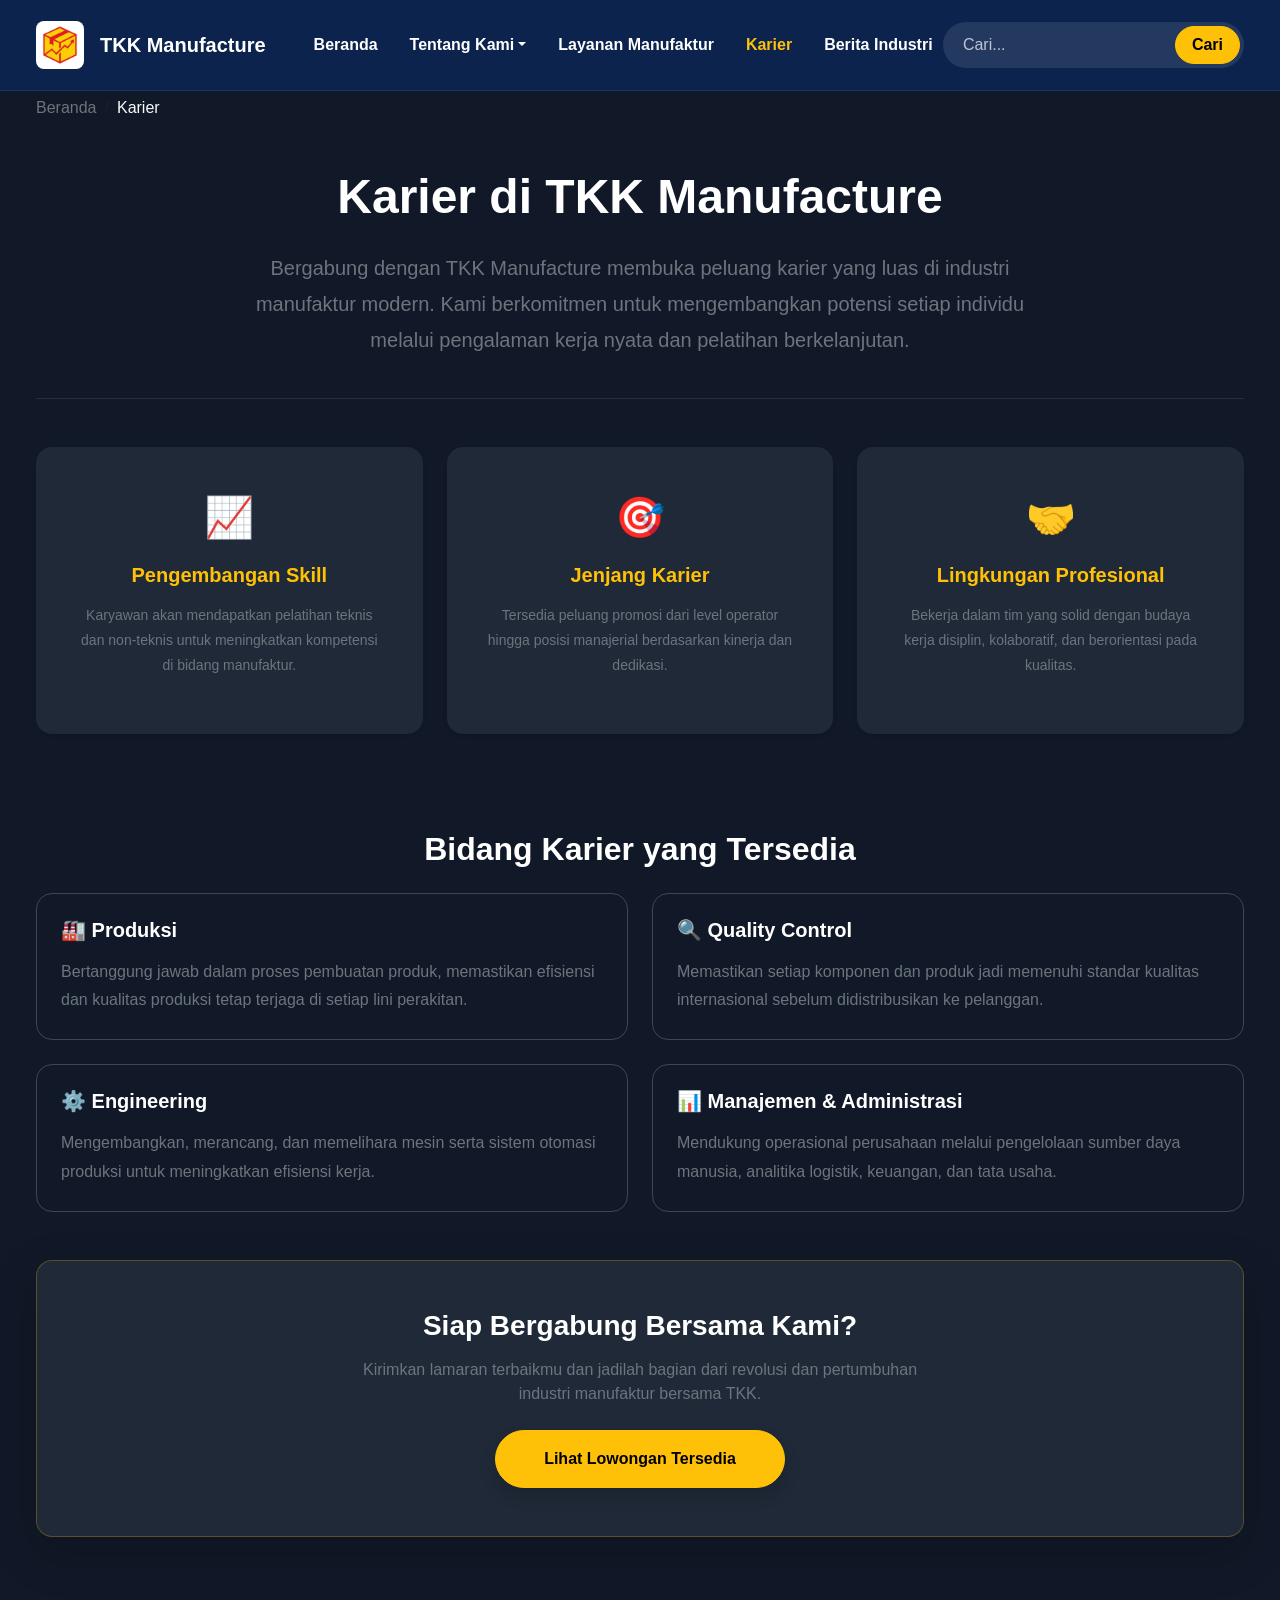
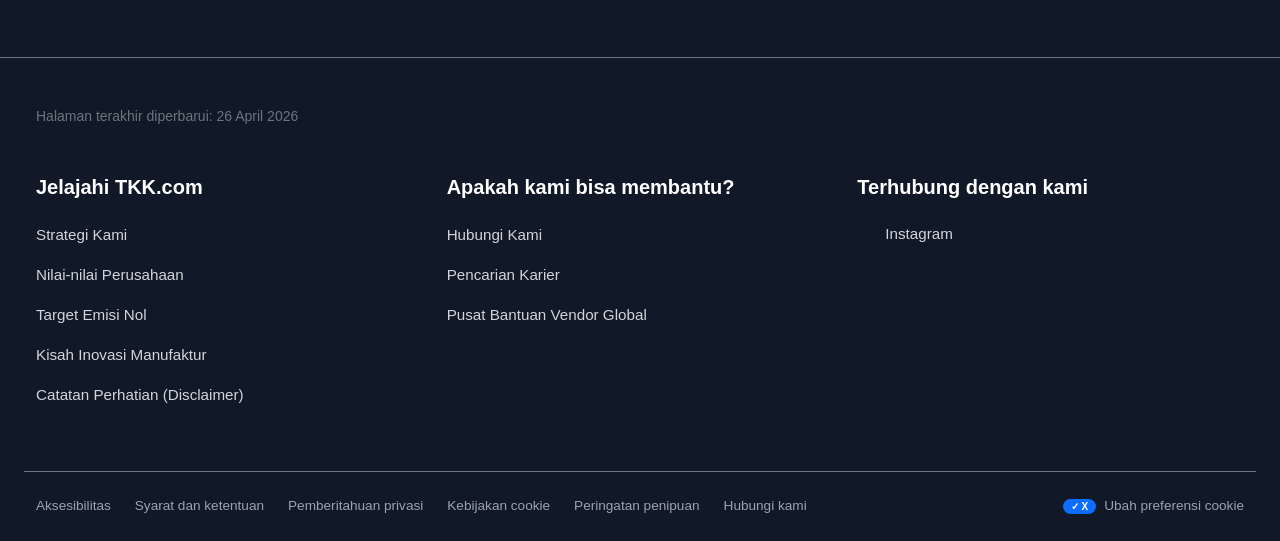
<file: PROJEK WEBPRO/karier.html>
<!DOCTYPE html>
<html lang="id">
<head>
    <meta charset="UTF-8">
    <meta name="viewport" content="width=device-width, initial-scale=1.0">
    <title>Karier - TKK Manufacture</title>
    <link href="https://cdn.jsdelivr.net/npm/bootstrap@5.3.3/dist/css/bootstrap.min.css" rel="stylesheet">
    <link rel="stylesheet" href="style.css">
</head>
<body class="bg-gray-900">

    <nav class="navbar navbar-expand-lg navbar-dark custom-navbar py-3 px-3 px-md-4 fixed-top">
        <div class="container-fluid">
            <a class="navbar-brand d-flex align-items-center" href="index.html">
                <img src="Group 34.png" alt="Logo TKK Manufacture" width="48" height="48" class="bg-white rounded-3 p-1 me-3 object-fit-contain">
                <span class="fw-bold fs-5 d-none d-sm-block">TKK Manufacture</span>
            </a>
            <button class="navbar-toggler" type="button" data-bs-toggle="collapse" data-bs-target="#mainNav" aria-controls="mainNav" aria-expanded="false" aria-label="Toggle navigation">
                <span class="navbar-toggler-icon"></span>
            </button>
            <div class="collapse navbar-collapse" id="mainNav">
                <ul class="navbar-nav me-auto mb-2 mb-lg-0 ms-lg-4 fw-bold gap-lg-3">
                    <li class="nav-item"><a class="nav-link text-white nav-hover" href="index.html">Beranda</a></li>
                    <li class="nav-item dropdown">
                        <a class="nav-link dropdown-toggle text-white nav-hover" href="#" role="button" data-bs-toggle="dropdown" aria-expanded="false">Tentang Kami</a>
                        <ul class="dropdown-menu dropdown-menu-dark custom-dropdown shadow-lg">
                            <li><h6 class="dropdown-header border-bottom border-secondary mb-2 pb-2">Go to: Tentang Kami</h6></li>
                            <li><a class="dropdown-item d-flex justify-content-between align-items-center" href="tentang_kami.html#profil">Profil Perusahaan <span>›</span></a></li>
                            <li><a class="dropdown-item d-flex justify-content-between align-items-center" href="tentang_kami.html#visi-misi">Visi & Misi <span>›</span></a></li>
                            <li><a class="dropdown-item d-flex justify-content-between align-items-center" href="tentang_kami.html#fasilitas">Fasilitas Produksi <span>›</span></a></li>
                            <li><a class="dropdown-item d-flex justify-content-between align-items-center" href="tentang_kami.html#rantai-pasok">Rantai Pasok (Supply Chain) <span>›</span></a></li>
                        </ul>
                    </li>
                    <li class="nav-item"><a class="nav-link text-white nav-hover" href="layanan.html">Layanan Manufaktur</a></li>
                    <li class="nav-item"><a class="nav-link text-warning nav-hover" href="karier.html">Karier</a></li>
                    <li class="nav-item"><a class="nav-link text-white nav-hover" href="berita.html">Berita Industri</a></li>
                </ul>
                <form class="d-flex search-form-custom rounded-pill p-1" role="search">
                    <input class="form-control border-0 bg-transparent text-white shadow-none ps-3" type="search" placeholder="Cari..." aria-label="Search">
                    <button class="btn btn-warning rounded-pill fw-bold px-3" type="submit">Cari</button>
                </form>
            </div>
        </div>
    </nav>

    <main class="text-white mt-5 pt-5 pb-5 px-3 px-md-4">
        <div class="container-fluid max-w-custom mx-auto mb-4 scroll-mt">
            <nav aria-label="breadcrumb">
                <ol class="breadcrumb">
                    <li class="breadcrumb-item"><a href="index.html" class="text-secondary text-decoration-none nav-hover">Beranda</a></li>
                    <li class="breadcrumb-item active text-light" aria-current="page">Karier</li>
                </ol>
            </nav>
        </div>

        <div class="container-fluid max-w-custom mx-auto py-4">
            <div class="text-center mb-5 pb-4 border-bottom border-secondary border-opacity-25">
                <h1 class="fw-bold display-5 mb-4">Karier di TKK Manufacture</h1>
                <p class="text-secondary fs-5 mx-auto" style="max-width: 800px; line-height: 1.8;">
                    Bergabung dengan TKK Manufacture membuka peluang karier yang luas di industri manufaktur modern. Kami berkomitmen untuk mengembangkan potensi setiap individu melalui pengalaman kerja nyata dan pelatihan berkelanjutan.
                </p>
            </div>

            <div class="row g-4 mb-5 pb-5">
                <div class="col-md-4">
                    <div class="card bg-gray-800 text-white border-0 shadow-sm h-100 text-center p-4 rounded-4 hover-float">
                        <div class="card-body">
                            <div class="mb-3"><span class="fs-1">📈</span></div>
                            <h5 class="fw-bold text-warning">Pengembangan Skill</h5>
                            <p class="text-secondary small mt-3" style="line-height: 1.8;">Karyawan akan mendapatkan pelatihan teknis dan non-teknis untuk meningkatkan kompetensi di bidang manufaktur.</p>
                        </div>
                    </div>
                </div>
                <div class="col-md-4">
                    <div class="card bg-gray-800 text-white border-0 shadow-sm h-100 text-center p-4 rounded-4 hover-float">
                        <div class="card-body">
                            <div class="mb-3"><span class="fs-1">🎯</span></div>
                            <h5 class="fw-bold text-warning">Jenjang Karier</h5>
                            <p class="text-secondary small mt-3" style="line-height: 1.8;">Tersedia peluang promosi dari level operator hingga posisi manajerial berdasarkan kinerja dan dedikasi.</p>
                        </div>
                    </div>
                </div>
                <div class="col-md-4">
                    <div class="card bg-gray-800 text-white border-0 shadow-sm h-100 text-center p-4 rounded-4 hover-float">
                        <div class="card-body">
                            <div class="mb-3"><span class="fs-1">🤝</span></div>
                            <h5 class="fw-bold text-warning">Lingkungan Profesional</h5>
                            <p class="text-secondary small mt-3" style="line-height: 1.8;">Bekerja dalam tim yang solid dengan budaya kerja disiplin, kolaboratif, dan berorientasi pada kualitas.</p>
                        </div>
                    </div>
                </div>
            </div>

            <h2 class="fw-bold mb-4 text-center">Bidang Karier yang Tersedia</h2>
            <div class="row g-4 mb-5">
                <div class="col-md-6">
                    <div class="card bg-transparent text-white border border-secondary border-opacity-50 p-4 rounded-4 h-100 hover-float">
                        <h5 class="fw-bold">🏭 Produksi</h5>
                        <p class="text-secondary mt-2 mb-0" style="line-height: 1.8;">Bertanggung jawab dalam proses pembuatan produk, memastikan efisiensi dan kualitas produksi tetap terjaga di setiap lini perakitan.</p>
                    </div>
                </div>
                <div class="col-md-6">
                    <div class="card bg-transparent text-white border border-secondary border-opacity-50 p-4 rounded-4 h-100 hover-float">
                        <h5 class="fw-bold">🔍 Quality Control</h5>
                        <p class="text-secondary mt-2 mb-0" style="line-height: 1.8;">Memastikan setiap komponen dan produk jadi memenuhi standar kualitas internasional sebelum didistribusikan ke pelanggan.</p>
                    </div>
                </div>
                <div class="col-md-6">
                    <div class="card bg-transparent text-white border border-secondary border-opacity-50 p-4 rounded-4 h-100 hover-float">
                        <h5 class="fw-bold">⚙️ Engineering</h5>
                        <p class="text-secondary mt-2 mb-0" style="line-height: 1.8;">Mengembangkan, merancang, dan memelihara mesin serta sistem otomasi produksi untuk meningkatkan efisiensi kerja.</p>
                    </div>
                </div>
                <div class="col-md-6">
                    <div class="card bg-transparent text-white border border-secondary border-opacity-50 p-4 rounded-4 h-100 hover-float">
                        <h5 class="fw-bold">📊 Manajemen & Administrasi</h5>
                        <p class="text-secondary mt-2 mb-0" style="line-height: 1.8;">Mendukung operasional perusahaan melalui pengelolaan sumber daya manusia, analitika logistik, keuangan, dan tata usaha.</p>
                    </div>
                </div>
            </div>

            <div class="text-center bg-gray-800 p-5 rounded-4 shadow-lg border border-warning border-opacity-25 mt-5">
                <h3 class="fw-bold text-white mb-3">Siap Bergabung Bersama Kami?</h3>
                <p class="text-secondary mb-4 mx-auto" style="max-width: 600px;">Kirimkan lamaran terbaikmu dan jadilah bagian dari revolusi dan pertumbuhan industri manufaktur bersama TKK.</p>
                <a href="#" class="btn btn-warning fw-bold px-5 py-3 rounded-pill shadow">Lihat Lowongan Tersedia</a>
            </div>
        </div>
    </main>

    <footer class="footer-custom pt-5 pb-4 px-3 px-md-4 border-top border-secondary mt-5">
        <div class="container-fluid max-w-custom mx-auto">
            <div class="row mb-5">
                <div class="col-12"><p class="text-secondary small mb-0">Halaman terakhir diperbarui: 26 April 2026</p></div>
            </div>
            <div class="row mb-5 gy-4">
                <div class="col-12 col-md-4">
                    <h5 class="text-white fw-bold mb-4">Jelajahi TKK.com</h5>
                    <ul class="list-unstyled d-flex flex-column gap-3">
                        <li><a href="#" class="footer-link">Strategi Kami</a></li>
                        <li><a href="#" class="footer-link">Nilai-nilai Perusahaan</a></li>
                        <li><a href="#" class="footer-link">Target Emisi Nol</a></li>
                        <li><a href="#" class="footer-link">Kisah Inovasi Manufaktur</a></li>
                        <li><a href="#" class="footer-link">Catatan Perhatian (Disclaimer)</a></li>
                    </ul>
                </div>
                <div class="col-12 col-md-4">
                    <h5 class="text-white fw-bold mb-4">Apakah kami bisa membantu?</h5>
                    <ul class="list-unstyled d-flex flex-column gap-3">
                        <li><a href="#" class="footer-link">Hubungi Kami</a></li>
                        <li><a href="karier.html" class="footer-link">Pencarian Karier</a></li>
                        <li><a href="#" class="footer-link">Pusat Bantuan Vendor Global</a></li>
                    </ul>
                </div>
                <div class="col-12 col-md-4">
                    <h5 class="text-white fw-bold mb-4">Terhubung dengan kami</h5>
                    <ul class="list-unstyled">
                        <li>
                            <a href="https://www.instagram.com/" target="_blank" class="footer-link d-flex align-items-center gap-2">
                                <svg xmlns="http://www.w3.org/2000/svg" width="20" height="20" fill="currentColor" class="bi bi-instagram" viewBox="0 0 16 16"><path d="..."/></svg> Instagram
                            </a>
                        </li>
                    </ul>
                </div>
            </div>
            <div class="row pt-4 border-top border-secondary">
                <div class="col-12 d-flex flex-column flex-lg-row justify-content-between align-items-lg-center gap-3">
                    <div class="d-flex flex-wrap gap-3 gap-md-4">
                        <a href="#" class="footer-link-small">Aksesibilitas</a>
                        <a href="#" class="footer-link-small">Syarat dan ketentuan</a>
                        <a href="#" class="footer-link-small">Pemberitahuan privasi</a>
                        <a href="#" class="footer-link-small">Kebijakan cookie</a>
                        <a href="#" class="footer-link-small">Peringatan penipuan</a>
                        <a href="#" class="footer-link-small">Hubungi kami</a>
                    </div>
                    <div>
                        <a href="#" class="footer-link-small d-flex align-items-center gap-2">
                            <span class="bg-primary text-white rounded-pill px-2 py-0 small d-flex align-items-center">
                                <span class="fw-bold" style="font-size: 10px;">✓ X</span>
                            </span>
                            Ubah preferensi cookie
                        </a>
                    </div>
                </div>
            </div>
        </div>
    </footer>
    <script src="https://cdn.jsdelivr.net/npm/bootstrap@5.3.3/dist/js/bootstrap.bundle.min.js"></script>
</body>
</html>
</file>
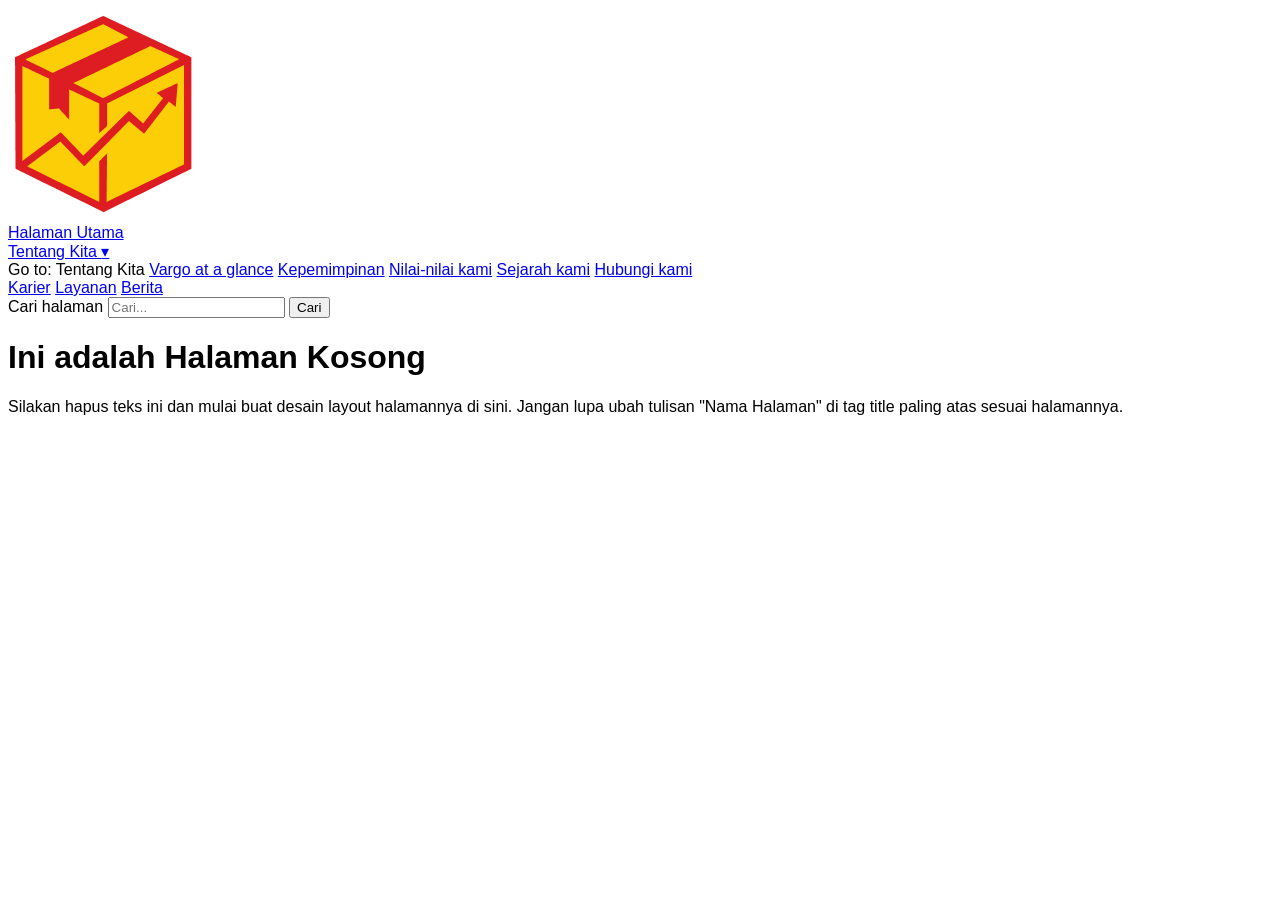
<file: PROJEK WEBPRO/tentang_kita.html>
<!DOCTYPE html>
<html lang="id">
<head>
    <meta charset="UTF-8">
    <meta name="viewport" content="width=device-width, initial-scale=1.0">
    <title>Nama Halaman - Vargo Logistics</title>
    <link rel="stylesheet" href="style.css">
</head>
<body>
    <header class="site-header">
        <div class="header-left">
            <div class="brand">
                <img src="Group 34.png" alt="Logo Vargo Logistics" class="logo-symbol">
            </div>
            <nav class="main-nav" aria-label="Main navigation">
                <a href="HOME.html">Halaman Utama</a>
                
                <div class="dropdown">
                    <a href="tentang_kita.html" class="dropbtn">
                        Tentang Kita <span class="arrow">&#9662;</span>
                    </a>
                    <div class="dropdown-content">
                        <span class="dropdown-title">Go to: Tentang Kita</span>
                        <a href="#">Vargo at a glance</a>
                        <a href="#">Kepemimpinan</a>
                        <a href="#">Nilai-nilai kami</a>
                        <a href="#">Sejarah kami</a>
                        <a href="#">Hubungi kami</a>
                    </div>
                </div>

                <a href="karier.html">Karier</a>
                <a href="layanan.html">Layanan</a>
                <a href="berita.html">Berita</a>
            </nav>
        </div>
        
        <form class="search-form" action="#" role="search">
            <label for="site-search" class="sr-only">Cari halaman</label>
            <input id="site-search" type="search" name="q" placeholder="Cari..." aria-label="Cari" />
            <button type="submit">Cari</button>
        </form>
    </header>
    
    <main class="page-content">
        <h1>Ini adalah Halaman Kosong</h1>
        <p>Silakan hapus teks ini dan mulai buat desain layout halamannya di sini. Jangan lupa ubah tulisan "Nama Halaman" di tag title paling atas sesuai halamannya.</p>
    </main>

</body>
</html>
</file>
<file: PROJEK WEBPRO/style.css>
/* =========================================
   1. PENGATURAN DASAR & WARNA KHUSUS
========================================= */
body {
    font-family: "Inter", "Segoe UI", sans-serif;
}
.bg-light { background-color: #f7faff !important; }
.bg-gray-900 { background-color: #111827 !important; }
.bg-gray-800 { background-color: #1f2937 !important; }
.max-w-custom {
    max-width: 1280px;
}
/* =========================================
   2.ANCHOR LINKS
========================================= */
html {
    scroll-behavior: smooth; 
}
.scroll-mt {
    scroll-margin-top: 120px; 
}
/* =========================================
   3. NAVBAR & PENCARIAN
========================================= */
.custom-navbar {
    background-color: #0b234d;
    border-bottom: 1px solid rgba(255, 255, 255, 0.08);
}
.fixed-top {
    position: fixed;
    top: 0;
    right: 0;
    left: 0;
    z-index: 1030;
}
.nav-hover:hover {
    color: #ffd100 !important;
}
.search-form-custom {
    background-color: rgba(255, 255, 255, 0.1);
    min-width: 220px;
}
.search-form-custom input::placeholder {
    color: rgba(255, 255, 255, 0.7);
}
.custom-dropdown {
    background-color: #1e293b;
    border: none;
    min-width: 250px;
    margin-top: 10px;
}
.custom-dropdown .dropdown-item {
    padding: 10px 20px;
    transition: all 0.2s;
    color: #f8f9fa;
}
.custom-dropdown .dropdown-item:hover {
    background-color: rgba(255, 255, 255, 0.05);
    color: #ffd100;
}
/* =========================================
   4. UKURAN GAMBAR (IMAGE FITTING) & KOTAK
========================================= */
.hero-main-card {
    min-height: 500px;
}
.hero-img {
    height: 100%;
    object-fit: cover;
}
.custom-profile-img-box {
    height: 450px; 
}
.custom-hero-service-box {
    height: 400px;
}
.rounded-top-end-4 {
    border-top-right-radius: 1rem !important;
}
.backdrop-blur {
    backdrop-filter: blur(8px);
}
.card-img-sm {
    height: 200px;
    object-fit: cover;
}
.custom-dark-card {
    background-color: #1e293b !important;
}
/* =========================================
   5. EFEK KACA TRANSPARAN 
========================================= */
.overlay-glass {
    background-color: rgba(31, 41, 55, 0.9) !important; 
    backdrop-filter: blur(12px); 
    border: 1px solid rgba(255, 255, 255, 0.05); 
}
.tracking-input:focus {
    background-color: #111827 !important; 
    color: white !important;
    box-shadow: 0 0 0 0.25rem rgba(255, 209, 0, 0.25) !important; 
    border-color: #ffd100 !important;
}
.tracking-input::placeholder {
    color: #6b7280; 
}

/* =========================================
   6. ANIMASI & EFEK HOVER KUSTOM
========================================= */
.hover-float {
    transition: transform 0.3s ease, box-shadow 0.3s ease;
}
.hover-float:hover {
    transform: translateY(-12px);
    box-shadow: 0 20px 40px rgba(0, 0, 0, 0.5) !important;
}
.link-hover-warning {
    transition: color 0.2s ease;
}
.link-hover-warning:hover {
    color: #ffd100 !important;
}
.help-btn-custom {
    background-color: #1f2937;
    color: #ffd100;
    border: 1px solid transparent;
    transition: background-color 0.2s ease, color 0.2s ease, border-color 0.2s ease;
}
.help-btn-custom:hover {
    background-color: transparent !important;
    color: #1f2937 !important;
    border-color: #1f2937 !important;
}

/* =========================================
   7. TENTANG KAMI & LAYANAN - ACCORDION
========================================= */
.custom-accordion .accordion-item {
    background-color: #1e293b; 
    border: 1px solid rgba(255, 255, 255, 0.1) !important; 
    border-radius: 12px !important; 
    overflow: hidden; 
    transition: background-color 0.3s ease; 
}
.custom-accordion .accordion-item:hover {
    background-color: #2a374a; 
}
.custom-accordion .accordion-button:focus {
    box-shadow: none;
    border-color: transparent;
}
.custom-accordion .accordion-button {
    background-color: transparent !important;
    color: #ffffff !important;
    box-shadow: none !important;
    padding: 1.25rem 1.5rem; 
    font-size: 1.1rem;
}
.custom-accordion .accordion-button::after {
    filter: invert(1) grayscale(100%) brightness(200%);
    transition: transform 0.3s ease; 
}
.custom-accordion .accordion-body {
    background-color: transparent !important;
    color: #d1d5db; 
    padding: 0 1.5rem 1.5rem 1.5rem; 
    border-top: none; 
}

/* =========================================
   8. FOOTER
========================================= */
.footer-custom {
    background-color: #111827; 
    color: #ffffff;
}
.footer-link {
    color: #d1d5db; 
    text-decoration: none;
    font-size: 0.95rem;
    transition: text-decoration 0.2s ease, color 0.2s ease;
}
.footer-link:hover {
    color: #ffffff;
    text-decoration: underline;
}
.footer-link-small {
    color: #9ca3af; 
    text-decoration: none;
    font-size: 0.85rem;
    transition: color 0.2s ease;
}
.footer-link-small:hover {
    color: #ffffff;
    text-decoration: underline;
}

/* =========================================
   9. KARTU BERITA
========================================= */
.news-card {
    transition: transform 0.3s ease, box-shadow 0.3s ease;
}
.news-card:hover {
    transform: translateY(-8px);
}
.news-card .card-img-top {
    transition: transform 0.4s ease;
}
.news-card:hover .card-img-top {
    transform: scale(1.05); 
}
</file>
